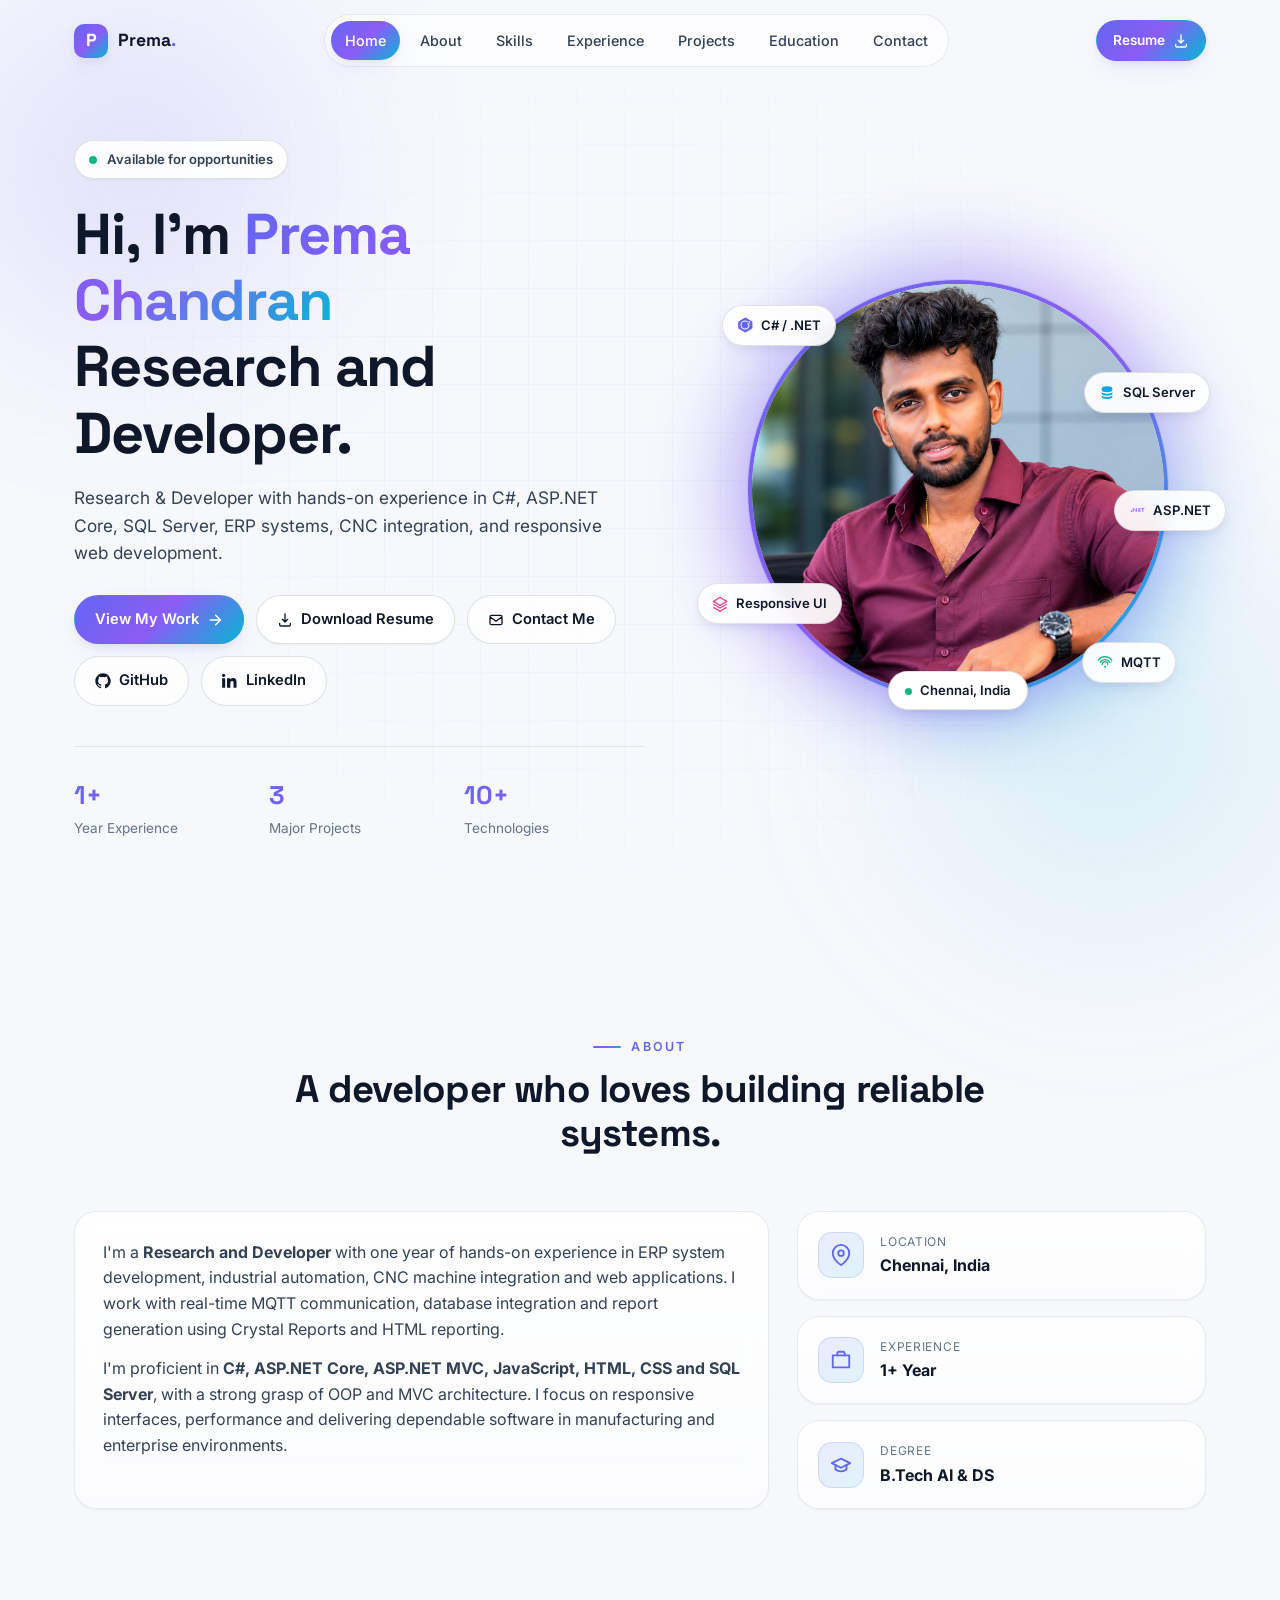
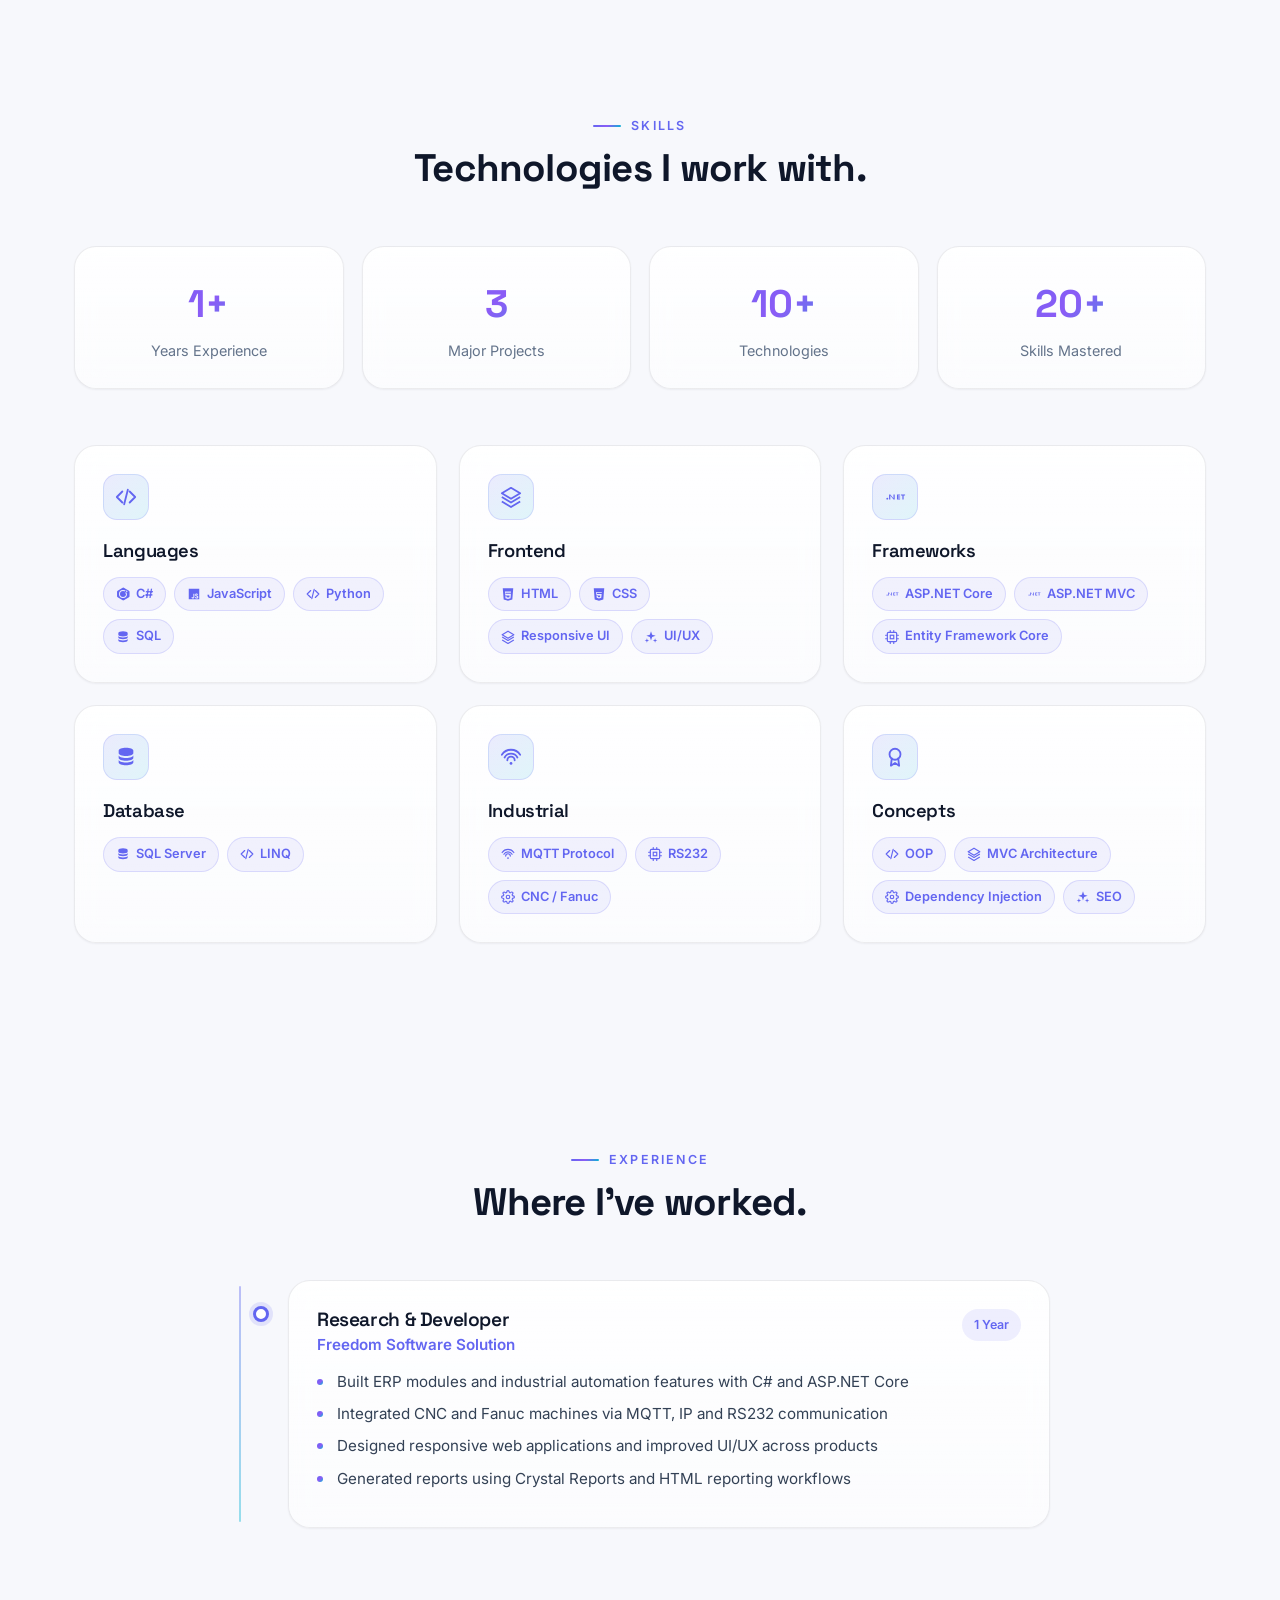
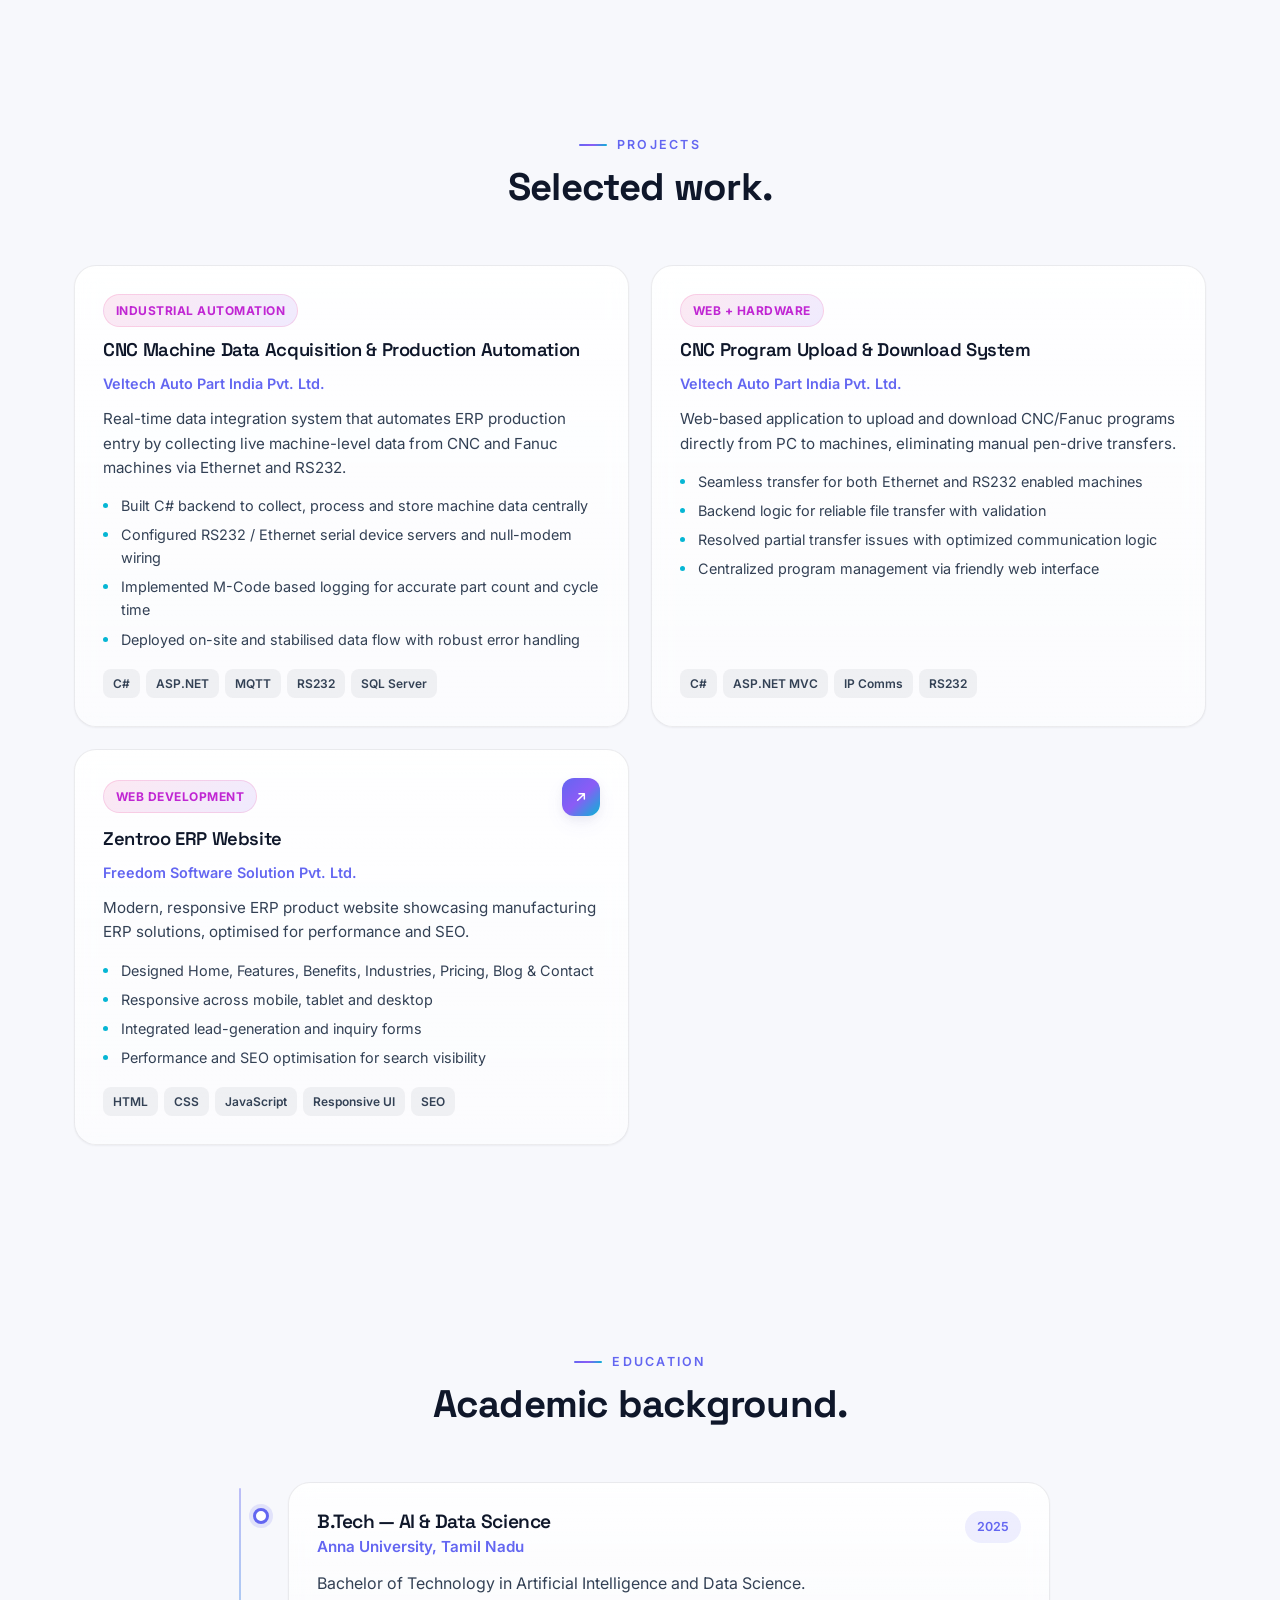
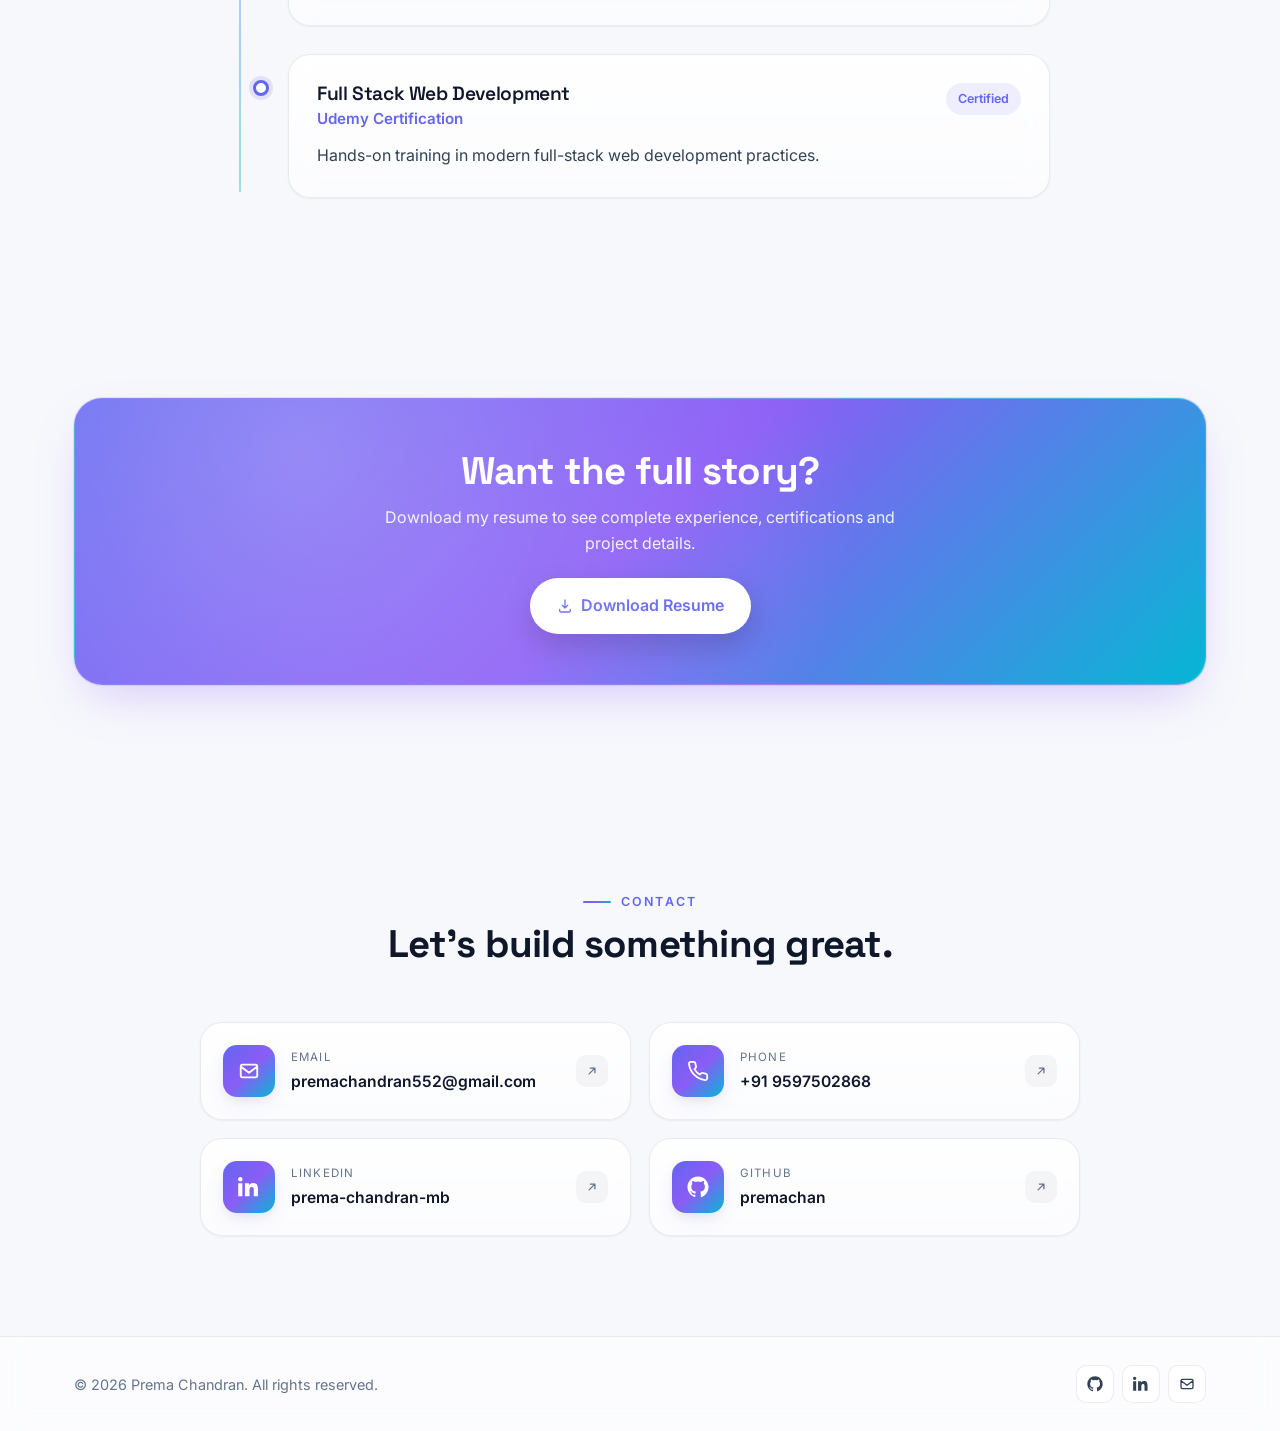
<file: index.html>
<!DOCTYPE html>
<html lang="en">
<head>
<meta charset="UTF-8" />
<meta name="viewport" content="width=device-width, initial-scale=1.0" />
<title>Prema Chandran Portfolio | Research and Developer | C# ASP.NET Core</title>
<meta name="description" content="Official portfolio of Prema Chandran MB, a Research & Developer and Research and Developer skilled in C#, ASP.NET Core, SQL Server, ERP systems, CNC integration, and responsive web development." />
<meta name="keywords" content="Prema Chandran, Premachandran MB, Prema Chandran Portfolio, Research and Developer, C# Developer, ASP.NET Core Developer, SQL Server Developer, ERP Developer, CNC Integration, Chennai Developer, Mumbai .NET Developer, Thane .NET Developer" />
<meta name="author" content="Prema Chandran MB" />
<meta name="robots" content="index, follow, max-image-preview:large, max-snippet:-1, max-video-preview:-1" />
<meta name="googlebot" content="index, follow" />
<meta name="bingbot" content="index, follow" />
<meta name="theme-color" content="#6366f1" />
<meta name="application-name" content="Prema Chandran Portfolio" />
<meta name="apple-mobile-web-app-title" content="Prema Chandran" />
<meta name="format-detection" content="telephone=yes" />
<link rel="canonical" href="https://premachan.github.io/prema-chandran-portfolio/" />
<link rel="alternate" href="https://premachan.github.io/prema-chandran-portfolio/" hreflang="en-in" />
<link rel="alternate" href="https://premachan.github.io/prema-chandran-portfolio/" hreflang="x-default" />

<!-- Open Graph -->
<meta property="og:locale" content="en_IN" />
<meta property="og:type" content="profile" />
<meta property="og:site_name" content="Prema Chandran Portfolio" />
<meta property="og:title" content="Prema Chandran Portfolio | Research and Developer" />
<meta property="og:description" content="Research & Developer skilled in C#, ASP.NET Core, SQL Server, ERP systems, CNC integration, and responsive web development." />
<meta property="og:url" content="https://premachan.github.io/prema-chandran-portfolio/" />
<meta property="og:image" content="https://premachan.github.io/prema-chandran-portfolio/assets/og-image.png" />
<meta property="og:image:width" content="1200" />
<meta property="og:image:height" content="630" />
<meta property="og:image:alt" content="Prema Chandran MB portfolio preview card" />

<!-- Twitter -->
<meta name="twitter:card" content="summary_large_image" />
<meta name="twitter:title" content="Prema Chandran Portfolio | Research and Developer" />
<meta name="twitter:description" content="C#, ASP.NET Core, SQL Server, ERP, CNC Integration and Web Development portfolio." />
<meta name="twitter:image" content="https://premachan.github.io/prema-chandran-portfolio/assets/og-image.png" />
<meta name="twitter:image:alt" content="Prema Chandran MB portfolio preview card" />

<!-- Favicons and PWA -->
<link rel="icon" type="image/svg+xml" href="assets/favicon.svg" />
<link rel="icon" type="image/png" sizes="32x32" href="assets/favicon-32.png" />
<link rel="icon" type="image/png" sizes="16x16" href="assets/favicon-16.png" />
<link rel="apple-touch-icon" sizes="180x180" href="assets/apple-touch-icon.png" />
<link rel="manifest" href="manifest.json" />
<meta name="msapplication-config" content="browserconfig.xml" />
<meta name="msapplication-TileColor" content="#6366f1" />

<!-- Performance hints -->
<link rel="preconnect" href="https://fonts.googleapis.com" />
<link rel="preconnect" href="https://fonts.gstatic.com" crossorigin />
<link rel="dns-prefetch" href="https://www.linkedin.com" />
<link rel="dns-prefetch" href="https://github.com" />
<link rel="preload" href="styles.css" as="style" />
<link rel="stylesheet" href="https://fonts.googleapis.com/css2?family=Inter:wght@400;500;600;700&family=Space+Grotesk:wght@500;600;700&display=swap" />
<link rel="stylesheet" href="styles.css" />

<script type="application/ld+json">
{
  "@context": "https://schema.org",
  "@graph": [
    {
      "@type": "Person",
      "@id": "https://premachan.github.io/prema-chandran-portfolio/#person",
      "name": "Prema Chandran MB",
      "alternateName": ["Prema Chandran", "Premachandran MB"],
      "url": "https://premachan.github.io/prema-chandran-portfolio/",
      "image": "https://premachan.github.io/prema-chandran-portfolio/assets/og-image.png",
      "jobTitle": "Research & Developer",
      "description": "Research & Developer and Research and Developer skilled in C#, ASP.NET Core, SQL Server, ERP systems, CNC integration and responsive web development.",
      "email": "mailto:premachandran552@gmail.com",
      "telephone": "+91 9597502868",
      "address": {
        "@type": "PostalAddress",
        "addressLocality": "Chennai",
        "addressRegion": "Tamil Nadu",
        "addressCountry": "IN"
      },
      "alumniOf": {
        "@type": "CollegeOrUniversity",
        "name": "Anna University"
      },
      "knowsAbout": ["C#", "ASP.NET Core", "SQL Server", "Entity Framework Core", "LINQ", "ERP Systems", "CNC Integration", "HTML", "CSS", "JavaScript"],
      "sameAs": [
        "https://www.linkedin.com/in/prema-chandran-mb-9a1470250/",
        "https://github.com/premachan"
      ]
    },
    {
      "@type": "WebSite",
      "@id": "https://premachan.github.io/prema-chandran-portfolio/#website",
      "url": "https://premachan.github.io/prema-chandran-portfolio/",
      "name": "Prema Chandran Portfolio",
      "description": "Portfolio website of Prema Chandran MB.",
      "publisher": { "@id": "https://premachan.github.io/prema-chandran-portfolio/#person" },
      "inLanguage": "en-IN"
    },
    {
      "@type": "WebPage",
      "@id": "https://premachan.github.io/prema-chandran-portfolio/#webpage",
      "url": "https://premachan.github.io/prema-chandran-portfolio/",
      "name": "Prema Chandran Portfolio | Research and Developer",
      "isPartOf": { "@id": "https://premachan.github.io/prema-chandran-portfolio/#website" },
      "about": { "@id": "https://premachan.github.io/prema-chandran-portfolio/#person" },
      "primaryImageOfPage": "https://premachan.github.io/prema-chandran-portfolio/assets/og-image.png",
      "breadcrumb": { "@id": "https://premachan.github.io/prema-chandran-portfolio/#breadcrumb" },
      "inLanguage": "en-IN"
    },
    {
      "@type": "BreadcrumbList",
      "@id": "https://premachan.github.io/prema-chandran-portfolio/#breadcrumb",
      "itemListElement": [
        { "@type": "ListItem", "position": 1, "name": "Home", "item": "https://premachan.github.io/prema-chandran-portfolio/" }
      ]
    }
  ]
}
</script>

<!-- Reusable SVG icon sprite -->
<svg width="0" height="0" style="position:absolute" aria-hidden="true" focusable="false">
  <defs>
    <!-- C# -->
    <symbol id="i-csharp" viewBox="0 0 24 24"><path fill="currentColor" d="M11.5 1.2 2.8 6.3a2 2 0 0 0-1 1.75v7.9c0 .72.39 1.39 1 1.75l8.7 5.1c.62.36 1.38.36 2 0l8.7-5.1c.62-.36 1-1.03 1-1.75v-7.9c0-.72-.39-1.39-1-1.75L13.5 1.2a2 2 0 0 0-2 0Zm.5 4.05A6.75 6.75 0 1 1 5.25 12 6.76 6.76 0 0 1 12 5.25Zm0 1.6A5.15 5.15 0 1 0 17.15 12 5.15 5.15 0 0 0 12 6.85Zm6.4 1.95.5 1V11h-1v-1.2h-1V11h-1V9.8h-.7v-1h.7v-.8h-.7v-1h.7V5.95h1V7h1V5.95h1V7h.7v1h-.7V8.8Zm-2.5 1v-1h-1v1Z"/></symbol>
    <!-- .NET -->
    <symbol id="i-dotnet" viewBox="0 0 24 24"><path fill="currentColor" d="M3.6 14.85a1.05 1.05 0 1 1 0-2.1 1.05 1.05 0 0 1 0 2.1Zm3.3-.13H5.55V9.28h1.36l3.07 3.84c.13.17.27.4.4.65h.02a8 8 0 0 1-.05-1.1V9.28h1.32v5.44h-1.27L7.27 10.78a3.4 3.4 0 0 1-.39-.62h-.02c.03.31.04.66.04 1.06Zm10.6 0h-3.34V9.28h3.2v1.1H15.5v1.12h2.07v1.1H15.5v1.13h2.16Zm5.5-4.34H21.4v4.34h-1.35v-4.34H18.4v-1.1h4.6Z"/></symbol>
    <!-- SQL Server / Database -->
    <symbol id="i-database" viewBox="0 0 24 24"><path fill="currentColor" d="M12 2c-4.42 0-8 1.34-8 3v3c0 1.66 3.58 3 8 3s8-1.34 8-3V5c0-1.66-3.58-3-8-3Zm0 16c-4.42 0-8-1.34-8-3v3c0 1.66 3.58 3 8 3s8-1.34 8-3v-3c0 1.66-3.58 3-8 3Zm0-5c-4.42 0-8-1.34-8-3v3c0 1.66 3.58 3 8 3s8-1.34 8-3v-3c0 1.66-3.58 3-8 3Z"/></symbol>
    <!-- HTML -->
    <symbol id="i-html" viewBox="0 0 24 24"><path fill="currentColor" d="M3 2 4.6 21.4 12 23.5l7.4-2.1L21 2H3Zm14.1 5.6-.2 2.1H7.6l.2 2H17l-.7 7.5L12 20.4l-4.3-1.2-.3-3.4h2.1l.15 1.7 2.4.65 2.4-.65.25-2.85H7.4L6.7 7.6h10.4Z"/></symbol>
    <!-- CSS -->
    <symbol id="i-css" viewBox="0 0 24 24"><path fill="currentColor" d="M3 2 4.6 21.4 12 23.5l7.4-2.1L21 2H3Zm13.95 5.6-.2 2.1H8.45l.2 2.1H16.5l-.6 6.7L12 19.6l-3.9-1.1-.27-3h2.1l.13 1.5L12 17.5l1.95-.55.2-2.25H7.65L7.1 8.6H17l-.05-1Z"/></symbol>
    <!-- JavaScript -->
    <symbol id="i-js" viewBox="0 0 24 24"><path fill="currentColor" d="M3 3v18h18V3H3Zm9.6 14.13c0 1.74-1.02 2.54-2.5 2.54-1.34 0-2.12-.7-2.52-1.53l1.37-.83c.26.47.5.86 1.08.86.55 0 .9-.22.9-1.06v-5.7h1.67v5.72Zm3.96 2.54c-1.55 0-2.55-.74-3.04-1.7l1.37-.79c.36.59.83 1.02 1.66 1.02.7 0 1.15-.35 1.15-.83 0-.58-.46-.78-1.23-1.12l-.42-.18c-1.21-.51-2.02-1.16-2.02-2.53 0-1.27.97-2.23 2.48-2.23 1.08 0 1.85.37 2.4 1.36l-1.31.84c-.29-.52-.6-.72-1.09-.72-.49 0-.81.31-.81.72 0 .51.32.71 1.05 1.03l.42.18c1.42.61 2.24 1.24 2.24 2.65 0 1.51-1.18 2.34-2.85 2.34Z"/></symbol>
    <!-- GitHub -->
    <symbol id="i-github" viewBox="0 0 24 24"><path fill="currentColor" d="M12 .5C5.65.5.5 5.65.5 12c0 5.08 3.29 9.39 7.86 10.91.58.11.79-.25.79-.56v-2c-3.2.7-3.88-1.37-3.88-1.37-.52-1.33-1.28-1.69-1.28-1.69-1.05-.71.08-.7.08-.7 1.16.08 1.78 1.19 1.78 1.19 1.03 1.77 2.7 1.26 3.36.96.1-.75.4-1.26.73-1.55-2.55-.29-5.24-1.28-5.24-5.69 0-1.26.45-2.29 1.19-3.1-.12-.29-.52-1.46.11-3.05 0 0 .98-.31 3.2 1.18a11 11 0 0 1 5.83 0c2.22-1.49 3.2-1.18 3.2-1.18.63 1.59.23 2.76.11 3.05.74.81 1.19 1.84 1.19 3.1 0 4.42-2.7 5.39-5.27 5.68.41.36.78 1.06.78 2.14v3.17c0 .31.21.68.8.56C20.21 21.39 23.5 17.08 23.5 12 23.5 5.65 18.35.5 12 .5Z"/></symbol>
    <!-- LinkedIn -->
    <symbol id="i-linkedin" viewBox="0 0 24 24"><path fill="currentColor" d="M4.98 3.5C4.98 4.88 3.86 6 2.49 6S0 4.88 0 3.5 1.12 1 2.49 1s2.49 1.12 2.49 2.5ZM.22 8h4.54v14H.22V8Zm7.36 0h4.35v1.92h.06c.61-1.15 2.1-2.36 4.33-2.36 4.63 0 5.48 3.05 5.48 7.01V22h-4.54v-6.55c0-1.56-.03-3.57-2.18-3.57-2.18 0-2.52 1.7-2.52 3.46V22H7.58V8Z"/></symbol>
    <!-- Mail -->
    <symbol id="i-mail" viewBox="0 0 24 24"><path fill="none" stroke="currentColor" stroke-width="2" stroke-linecap="round" stroke-linejoin="round" d="M3 7a2 2 0 0 1 2-2h14a2 2 0 0 1 2 2v10a2 2 0 0 1-2 2H5a2 2 0 0 1-2-2V7Zm0 0 9 7 9-7"/></symbol>
    <!-- Phone -->
    <symbol id="i-phone" viewBox="0 0 24 24"><path fill="none" stroke="currentColor" stroke-width="2" stroke-linecap="round" stroke-linejoin="round" d="M22 16.92v3a2 2 0 0 1-2.18 2 19.79 19.79 0 0 1-8.63-3.07 19.5 19.5 0 0 1-6-6 19.79 19.79 0 0 1-3.07-8.67A2 2 0 0 1 4.11 2h3a2 2 0 0 1 2 1.72c.12.96.34 1.9.66 2.81a2 2 0 0 1-.45 2.11L8.09 9.91a16 16 0 0 0 6 6l1.27-1.27a2 2 0 0 1 2.11-.45c.91.32 1.85.54 2.81.66A2 2 0 0 1 22 16.92Z"/></symbol>
    <!-- Location -->
    <symbol id="i-pin" viewBox="0 0 24 24"><path fill="none" stroke="currentColor" stroke-width="2" stroke-linecap="round" stroke-linejoin="round" d="M21 10c0 7-9 13-9 13s-9-6-9-13a9 9 0 0 1 18 0Z"/><circle cx="12" cy="10" r="3" fill="none" stroke="currentColor" stroke-width="2"/></symbol>
    <!-- Briefcase -->
    <symbol id="i-briefcase" viewBox="0 0 24 24"><path fill="none" stroke="currentColor" stroke-width="2" stroke-linejoin="round" d="M3 7h18v13H3z"/><path fill="none" stroke="currentColor" stroke-width="2" stroke-linecap="round" d="M8 7V5a2 2 0 0 1 2-2h4a2 2 0 0 1 2 2v2"/></symbol>
    <!-- Graduation Cap -->
    <symbol id="i-grad" viewBox="0 0 24 24"><path fill="none" stroke="currentColor" stroke-width="2" stroke-linecap="round" stroke-linejoin="round" d="M22 10 12 5 2 10l10 5 10-5Z"/><path fill="none" stroke="currentColor" stroke-width="2" stroke-linecap="round" stroke-linejoin="round" d="M6 12v5c2 1.5 4 2 6 2s4-.5 6-2v-5"/></symbol>
    <!-- Award -->
    <symbol id="i-award" viewBox="0 0 24 24"><circle cx="12" cy="9" r="6" fill="none" stroke="currentColor" stroke-width="2"/><path fill="none" stroke="currentColor" stroke-width="2" stroke-linecap="round" stroke-linejoin="round" d="m8.5 13.5-1 8 4.5-3 4.5 3-1-8"/></symbol>
    <!-- Code brackets -->
    <symbol id="i-code" viewBox="0 0 24 24"><path fill="none" stroke="currentColor" stroke-width="2" stroke-linecap="round" stroke-linejoin="round" d="m8 6-6 6 6 6m8-12 6 6-6 6M14 4l-4 16"/></symbol>
    <!-- Cpu / Server -->
    <symbol id="i-cpu" viewBox="0 0 24 24"><rect x="4" y="4" width="16" height="16" rx="2" fill="none" stroke="currentColor" stroke-width="2"/><rect x="9" y="9" width="6" height="6" fill="none" stroke="currentColor" stroke-width="2"/><path stroke="currentColor" stroke-width="2" stroke-linecap="round" d="M9 1v3M15 1v3M9 20v3M15 20v3M1 9h3M1 15h3M20 9h3M20 15h3"/></symbol>
    <!-- Settings gear -->
    <symbol id="i-gear" viewBox="0 0 24 24"><circle cx="12" cy="12" r="3" fill="none" stroke="currentColor" stroke-width="2"/><path fill="none" stroke="currentColor" stroke-width="2" stroke-linejoin="round" d="M19.4 15a1.7 1.7 0 0 0 .3 1.8l.1.1a2 2 0 1 1-2.8 2.8l-.1-.1a1.7 1.7 0 0 0-1.8-.3 1.7 1.7 0 0 0-1 1.5V21a2 2 0 1 1-4 0v-.1a1.7 1.7 0 0 0-1.1-1.5 1.7 1.7 0 0 0-1.8.3l-.1.1a2 2 0 1 1-2.8-2.8l.1-.1a1.7 1.7 0 0 0 .3-1.8 1.7 1.7 0 0 0-1.5-1H3a2 2 0 1 1 0-4h.1A1.7 1.7 0 0 0 4.6 9a1.7 1.7 0 0 0-.3-1.8l-.1-.1a2 2 0 1 1 2.8-2.8l.1.1a1.7 1.7 0 0 0 1.8.3H9a1.7 1.7 0 0 0 1-1.5V3a2 2 0 1 1 4 0v.1a1.7 1.7 0 0 0 1 1.5 1.7 1.7 0 0 0 1.8-.3l.1-.1a2 2 0 1 1 2.8 2.8l-.1.1a1.7 1.7 0 0 0-.3 1.8V9a1.7 1.7 0 0 0 1.5 1H21a2 2 0 1 1 0 4h-.1a1.7 1.7 0 0 0-1.5 1Z"/></symbol>
    <!-- Layers (frontend) -->
    <symbol id="i-layers" viewBox="0 0 24 24"><path fill="none" stroke="currentColor" stroke-width="2" stroke-linejoin="round" d="m12 2 10 6-10 6L2 8l10-6Z"/><path fill="none" stroke="currentColor" stroke-width="2" stroke-linejoin="round" d="m2 17 10 6 10-6M2 12l10 6 10-6"/></symbol>
    <!-- Antenna / signal -->
    <symbol id="i-signal" viewBox="0 0 24 24"><path fill="none" stroke="currentColor" stroke-width="2" stroke-linecap="round" d="M5 12.5a8 8 0 0 1 14 0M2 9.5a12 12 0 0 1 20 0M8 15.5a4 4 0 0 1 8 0"/><circle cx="12" cy="19" r="1.5" fill="currentColor"/></symbol>
    <!-- Sparkles -->
    <symbol id="i-sparkles" viewBox="0 0 24 24"><path fill="currentColor" d="M12 2 14 8l6 2-6 2-2 6-2-6-6-2 6-2 2-6Zm7 12 1 3 3 1-3 1-1 3-1-3-3-1 3-1 1-3ZM5 14l1 3 3 1-3 1-1 3-1-3-3-1 3-1 1-3Z"/></symbol>
    <!-- User -->
    <symbol id="i-user" viewBox="0 0 24 24"><circle cx="12" cy="8" r="4" fill="none" stroke="currentColor" stroke-width="2"/><path fill="none" stroke="currentColor" stroke-width="2" stroke-linecap="round" d="M4 21a8 8 0 0 1 16 0"/></symbol>
    <!-- Arrow up-right -->
    <symbol id="i-arrow-ur" viewBox="0 0 24 24"><path fill="none" stroke="currentColor" stroke-width="2.2" stroke-linecap="round" stroke-linejoin="round" d="M7 17 17 7M9 7h8v8"/></symbol>
    <!-- Arrow right -->
    <symbol id="i-arrow-r" viewBox="0 0 24 24"><path fill="none" stroke="currentColor" stroke-width="2.2" stroke-linecap="round" stroke-linejoin="round" d="M5 12h14m-6-7 7 7-7 7"/></symbol>
    <!-- Download -->
    <symbol id="i-download" viewBox="0 0 24 24"><path fill="none" stroke="currentColor" stroke-width="2" stroke-linecap="round" stroke-linejoin="round" d="M12 3v12m0 0 4-4m-4 4-4-4M4 17v2a2 2 0 0 0 2 2h12a2 2 0 0 0 2-2v-2"/></symbol>
    <!-- Rocket -->
    <symbol id="i-rocket" viewBox="0 0 24 24"><path fill="none" stroke="currentColor" stroke-width="2" stroke-linecap="round" stroke-linejoin="round" d="M5 19c0-3 2-5 5-5l5 5c0 3-2 5-5 5-3 0-5-2-5-5Z"/><path fill="none" stroke="currentColor" stroke-width="2" stroke-linejoin="round" d="M14 5c4-2 7-2 7-2s0 3-2 7l-5 5-5-5 5-5Z"/><circle cx="15" cy="9" r="1.5" fill="currentColor"/></symbol>
  </defs>
</svg>
</head>
<body>
<a class="skip-link" href="#main-content">Skip to main content</a>

<!-- NAVBAR -->
<header id="navbar" class="navbar">
  <div class="container nav-inner">
    <a href="#home" class="brand">
      <span class="brand-mark">P</span>
      <span class="brand-name">Prema<span class="dot">.</span></span>
    </a>
    <nav class="nav-links" id="navLinks" aria-label="Primary">
      <a href="#home" class="nav-link active">Home</a>
      <a href="#about" class="nav-link">About</a>
      <a href="#skills" class="nav-link">Skills</a>
      <a href="#experience" class="nav-link">Experience</a>
      <a href="#projects" class="nav-link">Projects</a>
      <a href="#education" class="nav-link">Education</a>
      <a href="#contact" class="nav-link">Contact</a>
    </nav>
    <div class="nav-actions">
      <a href="assets/resume.pdf" download class="btn btn-primary btn-sm hide-mobile">
        Resume <svg><use href="#i-download"/></svg>
      </a>
      <button id="menuBtn" class="menu-btn" aria-label="Toggle navigation menu" aria-controls="navLinks" aria-expanded="false">
        <span></span><span></span><span></span>
      </button>
    </div>
  </div>
</header>

<main id="main-content">
<!-- HERO -->
<section id="home" class="hero">
  <div class="grid-bg"></div>
  <div class="container hero-grid">
    <div class="hero-left reveal">
      <div class="chip">
        <span class="pulse-dot"></span> Available for opportunities
      </div>
      <h1 class="hero-title">
        Hi, I'm <span class="gradient-text">Prema Chandran</span><br />
        Research and Developer.
      </h1>
      <p class="hero-sub">
        Research &amp; Developer with hands-on experience in C#, ASP.NET Core, SQL Server, ERP systems, CNC integration, and responsive web development.
      </p>
      <div class="hero-actions">
        <a href="#projects" class="btn btn-primary">View My Work <svg><use href="#i-arrow-r"/></svg></a>
        <a href="assets/resume.pdf" download class="btn btn-glass-strong"><svg><use href="#i-download"/></svg> Download Resume</a>
        <a href="#contact" class="btn btn-glass"><svg><use href="#i-mail"/></svg> Contact Me</a>
        <a href="https://github.com/premachan" target="_blank" rel="noopener" class="btn btn-glass btn-icon" aria-label="GitHub">
          <svg><use href="#i-github"/></svg> GitHub
        </a>
        <a href="https://www.linkedin.com/in/prema-chandran-mb-9a1470250/" target="_blank" rel="noopener" class="btn btn-glass btn-icon" aria-label="LinkedIn">
          <svg><use href="#i-linkedin"/></svg> LinkedIn
        </a>
      </div>
      <div class="hero-stats">
        <div><strong>1+</strong><span>Year Experience</span></div>
        <div><strong>3</strong><span>Major Projects</span></div>
        <div><strong>10+</strong><span>Technologies</span></div>
      </div>
    </div>

    <div class="hero-right reveal">
      <div class="photo-wrap">
        <span class="float-badge fb-1 float-slow"><svg style="color:#6366f1"><use href="#i-csharp"/></svg> C# / .NET</span>
        <span class="float-badge fb-2 float-med"><svg style="color:#0ea5e9"><use href="#i-database"/></svg> SQL Server</span>
        <span class="float-badge fb-3 float-fast"><svg style="color:#ec4899"><use href="#i-layers"/></svg> Responsive UI</span>
        <span class="float-badge fb-4 float-med"><svg style="color:#10b981"><use href="#i-signal"/></svg> MQTT</span>
        <span class="float-badge fb-5 float-slow"><svg style="color:#8b5cf6"><use href="#i-dotnet"/></svg> ASP.NET</span>

        <div class="photo-glow"></div>
        <div class="photo-frame">
          <div class="photo-inner">
            <img src="assets/profile.png" alt="Prema Chandran" class="profile-photo">
          </div>
        </div>
        <span class="location-badge">Chennai, India</span>
      </div>
    </div>
  </div>
</section>

<!-- ABOUT -->
<section id="about" class="section">
  <div class="container">
    <div class="section-head reveal">
      <span class="eyebrow"><span class="dash"></span> About</span>
      <h2>A developer who loves building reliable systems.</h2>
    </div>
    <div class="about-grid">
      <div class="card about-text reveal">
        <p>
          I'm a <strong>Research and Developer</strong> with one year of hands-on experience in ERP system development, industrial automation, CNC machine integration and web applications. I work with real-time MQTT communication, database integration and report generation using Crystal Reports and HTML reporting.
        </p>
        <p>
          I'm proficient in <strong>C#, ASP.NET Core, ASP.NET MVC, JavaScript, HTML, CSS and SQL Server</strong>, with a strong grasp of OOP and MVC architecture. I focus on responsive interfaces, performance and delivering dependable software in manufacturing and enterprise environments.
        </p>
      </div>
      <div class="about-side">
        <div class="card info-card reveal">
          <div class="ic-icon"><svg><use href="#i-pin"/></svg></div>
          <div><small>Location</small><b>Chennai, India</b></div>
        </div>
        <div class="card info-card reveal">
          <div class="ic-icon"><svg><use href="#i-briefcase"/></svg></div>
          <div><small>Experience</small><b>1+ Year</b></div>
        </div>
        <div class="card info-card reveal">
          <div class="ic-icon"><svg><use href="#i-grad"/></svg></div>
          <div><small>Degree</small><b>B.Tech AI &amp; DS</b></div>
        </div>
      </div>
    </div>
  </div>
</section>

<!-- SKILLS -->
<section id="skills" class="section">
  <div class="container">
    <div class="section-head reveal">
      <span class="eyebrow"><span class="dash"></span> Skills</span>
      <h2>Technologies I work with.</h2>
    </div>

    <!-- Animated counters -->
    <div class="counters">
      <div class="card counter-card reveal">
        <div class="counter-num" data-count="1" data-suffix="+">0</div>
        <div class="counter-label">Years Experience</div>
      </div>
      <div class="card counter-card reveal">
        <div class="counter-num" data-count="3">0</div>
        <div class="counter-label">Major Projects</div>
      </div>
      <div class="card counter-card reveal">
        <div class="counter-num" data-count="10" data-suffix="+">0</div>
        <div class="counter-label">Technologies</div>
      </div>
      <div class="card counter-card reveal">
        <div class="counter-num" data-count="20" data-suffix="+">0</div>
        <div class="counter-label">Skills Mastered</div>
      </div>
    </div>

    <div class="skills-grid" id="skillsGrid"></div>
  </div>
</section>

<!-- EXPERIENCE -->
<section id="experience" class="section">
  <div class="container">
    <div class="section-head reveal">
      <span class="eyebrow"><span class="dash"></span> Experience</span>
      <h2>Where I've worked.</h2>
    </div>
    <div class="timeline">
      <div class="tl-line"></div>
      <div class="tl-item reveal">
        <div class="tl-dot"></div>
        <div class="card tl-card">
          <div class="tl-header">
            <div>
              <h3>Research &amp; Developer</h3>
              <p class="tl-org">Freedom Software Solution</p>
            </div>
            <span class="badge">1 Year</span>
          </div>
          <ul class="tl-list">
            <li>Built ERP modules and industrial automation features with C# and ASP.NET Core</li>
            <li>Integrated CNC and Fanuc machines via MQTT, IP and RS232 communication</li>
            <li>Designed responsive web applications and improved UI/UX across products</li>
            <li>Generated reports using Crystal Reports and HTML reporting workflows</li>
          </ul>
        </div>
      </div>
    </div>
  </div>
</section>

<!-- PROJECTS -->
<section id="projects" class="section">
  <div class="container">
    <div class="section-head reveal">
      <span class="eyebrow"><span class="dash"></span> Projects</span>
      <h2>Selected work.</h2>
    </div>
    <div class="projects-grid" id="projectsGrid"></div>
  </div>
</section>

<!-- EDUCATION -->
<section id="education" class="section">
  <div class="container">
    <div class="section-head reveal">
      <span class="eyebrow"><span class="dash"></span> Education</span>
      <h2>Academic background.</h2>
    </div>
    <div class="timeline">
      <div class="tl-line"></div>
      <div class="tl-item reveal">
        <div class="tl-dot"></div>
        <div class="card tl-card">
          <div class="tl-header">
            <div>
              <h3>B.Tech — AI &amp; Data Science</h3>
              <p class="tl-org">Anna University, Tamil Nadu</p>
            </div>
            <span class="badge">2025</span>
          </div>
          <p style="color:var(--text-2)">Bachelor of Technology in Artificial Intelligence and Data Science.</p>
        </div>
      </div>
      <div class="tl-item reveal">
        <div class="tl-dot"></div>
        <div class="card tl-card">
          <div class="tl-header">
            <div>
              <h3>Full Stack Web Development</h3>
              <p class="tl-org">Udemy Certification</p>
            </div>
            <span class="badge">Certified</span>
          </div>
          <p style="color:var(--text-2)">Hands-on training in modern full-stack web development practices.</p>
        </div>
      </div>
    </div>
  </div>
</section>

<!-- RESUME CTA -->
<section class="section">
  <div class="container">
    <div class="cta-card reveal">
      <h2>Want the full story?</h2>
      <p>Download my resume to see complete experience, certifications and project details.</p>
      <a href="assets/resume.pdf" download class="btn btn-lg"><svg><use href="#i-download"/></svg> Download Resume</a>
    </div>
  </div>
</section>

<!-- CONTACT -->
<section id="contact" class="section">
  <div class="container">
    <div class="section-head reveal">
      <span class="eyebrow"><span class="dash"></span> Contact</span>
      <h2>Let's build something great.</h2>
    </div>
    <div class="contact-grid">
      <a href="mailto:premachandran552@gmail.com" class="card contact-card reveal">
        <div class="cc-icon"><svg><use href="#i-mail"/></svg></div>
        <div><small>EMAIL</small><b>premachandran552@gmail.com</b></div>
        <span class="cc-arrow"><svg><use href="#i-arrow-ur"/></svg></span>
      </a>
      <a href="tel:+919597502868" class="card contact-card reveal">
        <div class="cc-icon"><svg><use href="#i-phone"/></svg></div>
        <div><small>PHONE</small><b>+91 9597502868</b></div>
        <span class="cc-arrow"><svg><use href="#i-arrow-ur"/></svg></span>
      </a>
      <a href="https://www.linkedin.com/in/prema-chandran-mb-9a1470250/" target="_blank" rel="noopener" class="card contact-card reveal">
        <div class="cc-icon"><svg><use href="#i-linkedin"/></svg></div>
        <div><small>LINKEDIN</small><b>prema-chandran-mb</b></div>
        <span class="cc-arrow"><svg><use href="#i-arrow-ur"/></svg></span>
      </a>
      <a href="https://github.com/premachan" target="_blank" rel="noopener" class="card contact-card reveal">
        <div class="cc-icon"><svg><use href="#i-github"/></svg></div>
        <div><small>GITHUB</small><b>premachan</b></div>
        <span class="cc-arrow"><svg><use href="#i-arrow-ur"/></svg></span>
      </a>
    </div>
  </div>
</section>

</main>

<!-- FOOTER -->
<footer class="footer">
  <div class="container footer-inner">
    <p>© <span id="year"></span> Prema Chandran. All rights reserved.</p>
    <div class="footer-social">
      <a href="https://github.com/premachan" target="_blank" rel="noopener" aria-label="GitHub"><svg><use href="#i-github"/></svg></a>
      <a href="https://www.linkedin.com/in/prema-chandran-mb-9a1470250/" target="_blank" rel="noopener" aria-label="LinkedIn"><svg><use href="#i-linkedin"/></svg></a>
      <a href="mailto:premachandran552@gmail.com" aria-label="Email"><svg><use href="#i-mail"/></svg></a>
    </div>
  </div>
</footer>

<script src="script.js" defer></script>
</body>
</html>
</file>
<file: styles.css>
/* =========================================================
   Prema Chandran — Portfolio (Premium Light Redesign)
   ========================================================= */

* { box-sizing: border-box; margin: 0; padding: 0; }

:root {
  /* Palette — clean light with indigo/violet/cyan accents */
  --bg: #f7f8fc;
  --bg-soft: #ffffff;
  --surface: rgba(255, 255, 255, 0.72);
  --surface-strong: rgba(255, 255, 255, 0.92);
  --border: rgba(15, 23, 42, 0.08);
  --border-strong: rgba(15, 23, 42, 0.12);
  --text: #0f172a;
  --text-2: #334155;
  --muted: #64748b;
  --muted-2: #94a3b8;

  --primary: #6366f1;       /* indigo-500 */
  --primary-2: #8b5cf6;     /* violet-500 */
  --accent: #06b6d4;        /* cyan-500 */
  --accent-2: #0ea5e9;
  --pink: #ec4899;
  --emerald: #10b981;
  --amber: #f59e0b;

  --grad-primary: linear-gradient(135deg, #6366f1 0%, #8b5cf6 50%, #06b6d4 100%);
  --grad-soft: linear-gradient(180deg, #f5f7ff 0%, #ffffff 60%, #f7fbff 100%);
  --grad-text: linear-gradient(135deg, #6366f1, #8b5cf6 50%, #06b6d4);
  --grad-card: linear-gradient(180deg, rgba(255,255,255,0.9), rgba(255,255,255,0.55));

  --shadow-sm: 0 1px 2px rgba(15, 23, 42, 0.05);
  --shadow-md: 0 8px 24px -8px rgba(99, 102, 241, 0.18), 0 4px 10px rgba(15, 23, 42, 0.05);
  --shadow-lg: 0 24px 60px -20px rgba(99, 102, 241, 0.28), 0 8px 24px rgba(15, 23, 42, 0.06);
  --shadow-glow: 0 0 0 1px rgba(99, 102, 241, 0.15), 0 20px 50px -16px rgba(139, 92, 246, 0.35);

  --radius: 16px;
  --radius-lg: 22px;
  --radius-xl: 28px;
  --radius-pill: 999px;

  --container: 1180px;

  --font-display: 'Space Grotesk', 'Inter', system-ui, sans-serif;
  --font-body: 'Inter', system-ui, -apple-system, Segoe UI, Roboto, sans-serif;
}

html { scroll-behavior: smooth; }
body {
  font-family: var(--font-body);
  background: var(--bg);
  color: var(--text);
  line-height: 1.6;
  -webkit-font-smoothing: antialiased;
  overflow-x: hidden;
  position: relative;
}

/* Decorative page background */
body::before,
body::after {
  content: "";
  position: fixed;
  z-index: -1;
  pointer-events: none;
  filter: blur(80px);
  opacity: 0.55;
}
body::before {
  top: -10%; left: -10%;
  width: 520px; height: 520px;
  background: radial-gradient(circle, rgba(99,102,241,0.35), transparent 70%);
}
body::after {
  bottom: -15%; right: -10%;
  width: 600px; height: 600px;
  background: radial-gradient(circle, rgba(6,182,212,0.28), transparent 70%);
}

img { max-width: 100%; display: block; }
a { color: inherit; text-decoration: none; }
ul { list-style: none; }
button { font: inherit; cursor: pointer; border: 0; background: none; color: inherit; }

.container { width: 100%; max-width: var(--container); margin-inline: auto; padding-inline: 24px; }

.skip-link {
  position: absolute; left: -9999px; top: 0;
  background: var(--primary); color: #fff; padding: 10px 14px; border-radius: 8px; z-index: 1000;
}
.skip-link:focus { left: 16px; top: 16px; }

/* =========================================================
   Typography
   ========================================================= */
h1, h2, h3, h4 { font-family: var(--font-display); color: var(--text); letter-spacing: -0.02em; line-height: 1.15; }
h1 { font-size: clamp(2.2rem, 4.6vw, 3.6rem); font-weight: 700; }
h2 { font-size: clamp(1.7rem, 3vw, 2.4rem); font-weight: 700; }
h3 { font-size: 1.15rem; font-weight: 600; }
p { color: var(--text-2); }

.gradient-text {
  background: var(--grad-text);
  -webkit-background-clip: text;
  background-clip: text;
  color: transparent;
}

/* =========================================================
   Navbar
   ========================================================= */
.navbar {
  position: fixed; top: 0; left: 0; right: 0; z-index: 100;
  padding: 14px 0;
  transition: all .3s ease;
}
.navbar.scrolled {
  padding: 10px 0;
  background: rgba(255, 255, 255, 0.75);
  backdrop-filter: saturate(180%) blur(18px);
  border-bottom: 1px solid var(--border);
  box-shadow: 0 6px 24px -16px rgba(15,23,42,0.18);
}
.nav-inner { display: flex; align-items: center; justify-content: space-between; gap: 16px; }

.brand { display: inline-flex; align-items: center; gap: 10px; font-family: var(--font-display); font-weight: 700; font-size: 1.1rem; }
.brand-mark {
  display: inline-grid; place-items: center;
  width: 34px; height: 34px; border-radius: 10px;
  color: #fff; background: var(--grad-primary);
  box-shadow: var(--shadow-md);
  font-weight: 700;
}
.brand-name .dot { color: var(--primary); }

.nav-links {
  display: flex; align-items: center; gap: 6px;
  padding: 6px;
  background: rgba(255,255,255,0.6);
  border: 1px solid var(--border);
  border-radius: var(--radius-pill);
  backdrop-filter: blur(12px);
}
.nav-link {
  position: relative;
  padding: 8px 14px; border-radius: var(--radius-pill);
  font-size: 0.9rem; font-weight: 500; color: var(--text-2);
  transition: color .2s ease, background .2s ease;
}
.nav-link:hover { color: var(--text); }
.nav-link.active { color: #fff; background: var(--grad-primary); box-shadow: var(--shadow-md); }

.nav-actions { display: flex; align-items: center; gap: 10px; }

.menu-btn {
  display: none;
  width: 42px; height: 42px; border-radius: 12px;
  background: var(--surface-strong); border: 1px solid var(--border);
  position: relative;
}
.menu-btn span {
  position: absolute; left: 11px; right: 11px; height: 2px; border-radius: 2px;
  background: var(--text); transition: transform .25s ease, opacity .2s ease, top .25s ease;
}
.menu-btn span:nth-child(1) { top: 14px; }
.menu-btn span:nth-child(2) { top: 20px; }
.menu-btn span:nth-child(3) { top: 26px; }
.menu-btn.open span:nth-child(1) { top: 20px; transform: rotate(45deg); }
.menu-btn.open span:nth-child(2) { opacity: 0; }
.menu-btn.open span:nth-child(3) { top: 20px; transform: rotate(-45deg); }

/* =========================================================
   Buttons
   ========================================================= */
.btn {
  display: inline-flex; align-items: center; gap: 8px;
  padding: 12px 20px; border-radius: var(--radius-pill);
  font-weight: 600; font-size: 0.92rem;
  border: 1px solid transparent;
  transition: transform .2s ease, box-shadow .25s ease, background .2s ease, color .2s ease;
  white-space: nowrap;
}
.btn svg { width: 16px; height: 16px; }
.btn-sm { padding: 9px 16px; font-size: 0.85rem; }
.btn-lg { padding: 14px 26px; font-size: 1rem; }

.btn-primary {
  color: #fff; background: var(--grad-primary);
  box-shadow: var(--shadow-md);
}
.btn-primary:hover { transform: translateY(-2px); box-shadow: var(--shadow-lg); }

.btn-glass {
  color: var(--text);
  background: var(--surface);
  border-color: var(--border-strong);
  backdrop-filter: blur(8px);
}
.btn-glass:hover { background: #fff; transform: translateY(-2px); box-shadow: var(--shadow-md); }

.btn-glass-strong {
  color: var(--text);
  background: #fff;
  border-color: var(--border-strong);
  box-shadow: var(--shadow-sm);
}
.btn-glass-strong:hover { transform: translateY(-2px); box-shadow: var(--shadow-md); }

.btn-icon svg { width: 16px; height: 16px; }

/* =========================================================
   Sections common
   ========================================================= */
.section { padding: 100px 0; position: relative; }
.section-head { text-align: center; max-width: 720px; margin: 0 auto 56px; }
.section-head h2 { margin-top: 10px; }
.eyebrow {
  display: inline-flex; align-items: center; gap: 10px;
  font-size: 0.78rem; font-weight: 600; text-transform: uppercase; letter-spacing: 0.18em;
  color: var(--primary);
}
.eyebrow .dash { width: 28px; height: 2px; border-radius: 2px; background: var(--grad-primary); }

/* Glass card base */
.card {
  background: var(--grad-card);
  border: 1px solid var(--border);
  border-radius: var(--radius-lg);
  padding: 28px;
  backdrop-filter: blur(14px);
  box-shadow: var(--shadow-sm);
  transition: transform .3s ease, box-shadow .3s ease, border-color .3s ease;
}
.card:hover {
  transform: translateY(-4px);
  box-shadow: var(--shadow-lg);
  border-color: rgba(99,102,241,0.25);
}

/* Icon chip used across the site */
.ic-icon {
  width: 46px; height: 46px; border-radius: 14px;
  display: grid; place-items: center;
  background: linear-gradient(135deg, rgba(99,102,241,0.12), rgba(6,182,212,0.12));
  border: 1px solid rgba(99,102,241,0.18);
  color: var(--primary);
}
.ic-icon svg { width: 22px; height: 22px; }
.ic-icon.big { width: 56px; height: 56px; border-radius: 16px; }
.ic-icon.big svg { width: 28px; height: 28px; }

/* =========================================================
   Hero
   ========================================================= */
.hero { position: relative; padding: 140px 0 90px; overflow: hidden; }
.grid-bg {
  position: absolute; inset: 0; pointer-events: none; opacity: 0.5;
  background-image:
    linear-gradient(to right, rgba(99,102,241,0.08) 1px, transparent 1px),
    linear-gradient(to bottom, rgba(99,102,241,0.08) 1px, transparent 1px);
  background-size: 48px 48px;
  -webkit-mask-image: radial-gradient(ellipse at center, #000 30%, transparent 75%);
          mask-image: radial-gradient(ellipse at center, #000 30%, transparent 75%);
}
.hero-grid {
  display: grid; grid-template-columns: 1.15fr 1fr; gap: 64px; align-items: center;
  position: relative; z-index: 1;
}

.chip {
  display: inline-flex; align-items: center; gap: 10px;
  padding: 8px 14px; border-radius: var(--radius-pill);
  background: var(--surface-strong); border: 1px solid var(--border-strong);
  font-size: 0.82rem; font-weight: 600; color: var(--text-2);
  box-shadow: var(--shadow-sm);
}
.pulse-dot {
  width: 8px; height: 8px; border-radius: 50%;
  background: var(--emerald);
  box-shadow: 0 0 0 0 rgba(16,185,129,0.6);
  animation: pulse 1.8s infinite;
}
@keyframes pulse {
  0% { box-shadow: 0 0 0 0 rgba(16,185,129,0.6); }
  70% { box-shadow: 0 0 0 12px rgba(16,185,129,0); }
  100% { box-shadow: 0 0 0 0 rgba(16,185,129,0); }
}

.hero-title { margin: 22px 0 18px; }
.hero-sub { font-size: 1.08rem; color: var(--text-2); max-width: 560px; }

.hero-actions { display: flex; flex-wrap: wrap; gap: 12px; margin-top: 28px; }

.hero-stats {
  display: grid; grid-template-columns: repeat(3, 1fr); gap: 14px;
  margin-top: 40px; padding-top: 28px;
  border-top: 1px solid var(--border);
}
.hero-stats > div { display: flex; flex-direction: column; gap: 2px; }
.hero-stats strong {
  font-family: var(--font-display); font-size: 1.6rem;
  background: var(--grad-text); -webkit-background-clip: text; background-clip: text; color: transparent;
}
.hero-stats span { font-size: 0.85rem; color: var(--muted); }

/* Right side: photo + floating badges */
.hero-right { display: flex; justify-content: center; }
.photo-wrap {
  position: relative;
  width: min(420px, 100%);
  aspect-ratio: 1 / 1;
}
.photo-glow {
  position: absolute; inset: -20px; border-radius: 50%;
  background: var(--grad-primary); filter: blur(40px); opacity: 0.45;
  animation: spinSlow 18s linear infinite;
}
@keyframes spinSlow { to { transform: rotate(360deg); } }

.photo-frame {
  position: absolute; inset: 0;
  border-radius: 50%;
  padding: 4px;
  background: var(--grad-primary);
  box-shadow: var(--shadow-glow);
}
.photo-inner {
  width: 100%; height: 100%;
  border-radius: 50%;
  background: #fff;
  display: grid; place-items: center;
  overflow: hidden;
}
.photo-placeholder { text-align: center; color: var(--muted); }
.photo-placeholder .ph-icon {
  width: 72px; height: 72px; margin: 0 auto 12px;
  border-radius: 50%;
  display: grid; place-items: center;
  background: linear-gradient(135deg, rgba(99,102,241,0.15), rgba(6,182,212,0.15));
  color: var(--primary);
}
.photo-placeholder .ph-icon svg { width: 36px; height: 36px; }
.photo-placeholder p { color: var(--text); font-weight: 600; margin-top: 4px; }
.photo-placeholder small { color: var(--muted); }

.float-badge {
  position: absolute; z-index: 2;
  display: inline-flex; align-items: center; gap: 8px;
  padding: 9px 14px; border-radius: var(--radius-pill);
  background: rgba(255,255,255,0.92);
  border: 1px solid var(--border-strong);
  box-shadow: var(--shadow-md);
  font-size: 0.82rem; font-weight: 600; color: var(--text);
  backdrop-filter: blur(8px);
}
.float-badge svg { width: 16px; height: 16px; }
.fb-1 { top: 6%; left: -6%; }
.fb-2 { top: 22%; right: -10%; }
.fb-3 { bottom: 18%; left: -12%; }
.fb-4 { bottom: 4%; right: -2%; }
.fb-5 { top: 50%; right: -14%; }

.float-slow { animation: floaty 5.5s ease-in-out infinite; }
.float-med  { animation: floaty 4s ease-in-out infinite; }
.float-fast { animation: floaty 3s ease-in-out infinite; }
@keyframes floaty {
  0%, 100% { transform: translateY(0); }
  50% { transform: translateY(-10px); }
}

.location-badge {
  position: absolute; bottom: -10px; left: 50%; transform: translateX(-50%);
  background: #fff; border: 1px solid var(--border-strong);
  padding: 8px 16px; border-radius: var(--radius-pill);
  font-size: 0.82rem; font-weight: 600; color: var(--text);
  box-shadow: var(--shadow-md);
}
.location-badge::before {
  content: ""; display: inline-block; width: 7px; height: 7px; border-radius: 50%;
  background: var(--emerald); margin-right: 8px; vertical-align: middle;
}

/* =========================================================
   About
   ========================================================= */
.about-grid { display: grid; grid-template-columns: 1.7fr 1fr; gap: 28px; }
.about-text p + p { margin-top: 14px; }
.about-side { display: grid; gap: 16px; }
.info-card {
  display: flex; align-items: center; gap: 16px; padding: 20px;
}
.info-card small { display: block; font-size: 0.75rem; color: var(--muted); letter-spacing: 0.06em; text-transform: uppercase; }
.info-card b { display: block; color: var(--text); margin-top: 2px; font-size: 1rem; }

/* =========================================================
   Skills
   ========================================================= */
.skills-grid { display: grid; grid-template-columns: repeat(3, 1fr); gap: 22px; }
.skill-card { display: flex; flex-direction: column; gap: 16px; }
.skill-card h3 { margin-top: 4px; }
.skill-tags { display: flex; flex-wrap: wrap; gap: 8px; }
.skill-tag {
  display: inline-flex; align-items: center; gap: 6px;
  padding: 6px 12px; border-radius: var(--radius-pill);
  background: rgba(99,102,241,0.08);
  border: 1px solid rgba(99,102,241,0.18);
  color: var(--primary);
  font-size: 0.8rem; font-weight: 600;
}
.skill-tag svg { width: 14px; height: 14px; }

/* Counters strip */
.counters {
  display: grid; grid-template-columns: repeat(4, 1fr); gap: 18px;
  margin-bottom: 56px;
}
.counter-card {
  text-align: center; padding: 26px 18px;
}
.counter-num {
  font-family: var(--font-display); font-size: 2.4rem; font-weight: 700;
  background: var(--grad-text); -webkit-background-clip: text; background-clip: text; color: transparent;
}
.counter-label { color: var(--muted); font-size: 0.9rem; margin-top: 4px; }

/* =========================================================
   Timeline
   ========================================================= */
.timeline { position: relative; max-width: 820px; margin: 0 auto; padding-left: 28px; }
.tl-line {
  position: absolute; top: 6px; bottom: 6px; left: 9px;
  width: 2px; border-radius: 2px;
  background: linear-gradient(to bottom, var(--primary), var(--accent));
  opacity: 0.4;
}
.tl-item { position: relative; padding-left: 30px; margin-bottom: 28px; }
.tl-item:last-child { margin-bottom: 0; }
.tl-dot {
  position: absolute; left: -5px; top: 26px;
  width: 16px; height: 16px; border-radius: 50%;
  background: #fff;
  border: 3px solid var(--primary);
  box-shadow: 0 0 0 4px rgba(99,102,241,0.15);
}
.tl-card { }
.tl-header { display: flex; justify-content: space-between; align-items: flex-start; gap: 14px; margin-bottom: 12px; flex-wrap: wrap; }
.tl-header h3 { font-size: 1.2rem; }
.tl-org { color: var(--primary); font-weight: 600; margin-top: 2px; font-size: 0.95rem; }
.badge {
  padding: 6px 12px; border-radius: var(--radius-pill);
  background: rgba(99,102,241,0.1); color: var(--primary);
  font-size: 0.78rem; font-weight: 600;
}
.tl-list li {
  position: relative; padding-left: 20px; margin-bottom: 8px; color: var(--text-2); font-size: 0.95rem;
}
.tl-list li::before {
  content: ""; position: absolute; left: 0; top: 9px;
  width: 6px; height: 6px; border-radius: 50%;
  background: var(--grad-primary);
}

/* =========================================================
   Projects
   ========================================================= */
.projects-grid { display: grid; grid-template-columns: repeat(2, 1fr); gap: 22px; }
.project-card { display: flex; flex-direction: column; gap: 12px; }
.pc-head { display: flex; justify-content: space-between; align-items: center; gap: 12px; }
.pc-tag {
  padding: 6px 12px; border-radius: var(--radius-pill);
  background: linear-gradient(135deg, rgba(236,72,153,0.12), rgba(139,92,246,0.12));
  border: 1px solid rgba(236,72,153,0.18);
  color: #c026d3; font-size: 0.75rem; font-weight: 700;
  letter-spacing: 0.04em; text-transform: uppercase;
}
.pc-link {
  width: 38px; height: 38px; border-radius: 12px;
  display: grid; place-items: center;
  background: var(--grad-primary); color: #fff;
  box-shadow: var(--shadow-md);
  transition: transform .2s ease;
}
.pc-link:hover { transform: rotate(-12deg) scale(1.08); }
.pc-link svg { width: 16px; height: 16px; }
.pc-org { color: var(--primary); font-weight: 600; font-size: 0.9rem; }
.pc-desc { color: var(--text-2); font-size: 0.95rem; }
.pc-list { display: grid; gap: 6px; margin-top: 2px; }
.pc-list li {
  position: relative; padding-left: 18px; color: var(--text-2); font-size: 0.9rem;
}
.pc-list li::before {
  content: ""; position: absolute; left: 0; top: 9px;
  width: 5px; height: 5px; border-radius: 50%; background: var(--accent);
}
.pc-stack { display: flex; flex-wrap: wrap; gap: 6px; margin-top: auto; padding-top: 6px; }
.pc-stack span {
  padding: 5px 10px; border-radius: 8px;
  background: rgba(15,23,42,0.05);
  color: var(--text-2);
  font-size: 0.75rem; font-weight: 600;
}

/* =========================================================
   Education
   ========================================================= */
.edu-grid { display: grid; grid-template-columns: repeat(2, 1fr); gap: 22px; }
.edu-card { }
.edu-head { display: flex; gap: 16px; align-items: center; margin-bottom: 14px; }
.edu-head h3 { font-size: 1.1rem; }
.edu-head small { color: var(--muted); }

/* CTA card */
.cta-card {
  text-align: center; padding: 50px 28px;
  background: var(--grad-primary);
  color: #fff; border-radius: var(--radius-xl);
  box-shadow: var(--shadow-glow);
  position: relative; overflow: hidden;
  border: 1px solid rgba(255,255,255,0.2);
}
.cta-card::before {
  content: ""; position: absolute; inset: 0;
  background: radial-gradient(circle at 20% 20%, rgba(255,255,255,0.25), transparent 60%);
  pointer-events: none;
}
.cta-card h2 { color: #fff; }
.cta-card p { color: rgba(255,255,255,0.9); margin: 12px auto 22px; max-width: 520px; }
.cta-card .btn { background: #fff; color: var(--primary); box-shadow: 0 12px 30px rgba(0,0,0,0.18); }
.cta-card .btn:hover { transform: translateY(-2px); }

/* =========================================================
   Contact
   ========================================================= */
.contact-grid { display: grid; grid-template-columns: repeat(2, 1fr); gap: 18px; max-width: 880px; margin: 0 auto; }
.contact-card {
  display: flex; align-items: center; gap: 16px;
  padding: 22px; position: relative;
}
.cc-icon {
  width: 52px; height: 52px; flex-shrink: 0;
  border-radius: 14px;
  display: grid; place-items: center;
  color: #fff; background: var(--grad-primary);
  box-shadow: var(--shadow-md);
}
.cc-icon svg { width: 22px; height: 22px; }
.contact-card small { display: block; font-size: 0.72rem; color: var(--muted); letter-spacing: 0.1em; text-transform: uppercase; }
.contact-card b { display: block; color: var(--text); margin-top: 2px; font-weight: 600; font-size: 0.98rem; word-break: break-word; }
.cc-arrow {
  margin-left: auto; width: 32px; height: 32px; border-radius: 10px;
  display: grid; place-items: center; color: var(--muted);
  background: rgba(15,23,42,0.04);
  transition: all .25s ease;
}
.contact-card:hover .cc-arrow { color: #fff; background: var(--primary); transform: rotate(-45deg); }
.cc-arrow svg { width: 14px; height: 14px; }

/* =========================================================
   Footer
   ========================================================= */
.footer {
  padding: 28px 0;
  border-top: 1px solid var(--border);
  background: rgba(255,255,255,0.6);
  backdrop-filter: blur(12px);
}
.footer-inner { display: flex; justify-content: space-between; align-items: center; gap: 16px; flex-wrap: wrap; }
.footer p { color: var(--muted); font-size: 0.9rem; }
.footer-social { display: flex; gap: 8px; }
.footer-social a {
  width: 38px; height: 38px; border-radius: 10px;
  display: grid; place-items: center;
  background: #fff; border: 1px solid var(--border);
  color: var(--text-2);
  transition: all .2s ease;
}
.footer-social a:hover { color: #fff; background: var(--grad-primary); border-color: transparent; transform: translateY(-2px); }
.footer-social svg { width: 16px; height: 16px; }

/* =========================================================
   Reveal Animations
   ========================================================= */
.reveal {
  opacity: 0; transform: translateY(24px);
  transition: opacity .7s ease, transform .7s ease;
}
.reveal.is-visible { opacity: 1; transform: none; }

/* =========================================================
   Responsive
   ========================================================= */
.hide-mobile { display: inline-flex; }

@media (max-width: 980px) {
  .hero { padding: 120px 0 60px; }
  .hero-grid { grid-template-columns: 1fr; gap: 60px; text-align: center; }
  .hero-sub { margin-inline: auto; }
  .hero-actions { justify-content: center; }
  .hero-stats { max-width: 480px; margin-inline: auto; }
  .photo-wrap { width: min(320px, 80vw); margin-inline: auto; }
  .about-grid { grid-template-columns: 1fr; }
  .skills-grid { grid-template-columns: repeat(2, 1fr); }
  .projects-grid { grid-template-columns: 1fr; }
  .edu-grid { grid-template-columns: 1fr; }
  .counters { grid-template-columns: repeat(2, 1fr); }
}

@media (max-width: 760px) {
  .menu-btn { display: inline-grid; place-items: center; }
  .hide-mobile { display: none; }
  .nav-links {
    position: fixed; top: 72px; left: 16px; right: 16px;
    flex-direction: column; align-items: stretch; gap: 4px;
    padding: 12px;
    border-radius: 18px;
    background: rgba(255,255,255,0.95);
    backdrop-filter: blur(18px);
    border: 1px solid var(--border-strong);
    box-shadow: var(--shadow-lg);
    opacity: 0; transform: translateY(-12px) scale(0.98); pointer-events: none;
    transition: opacity .25s ease, transform .25s ease;
  }
  .nav-links.open { opacity: 1; transform: none; pointer-events: auto; }
  .nav-link { width: 100%; text-align: left; padding: 12px 16px; border-radius: 12px; }
  .nav-link.active { background: var(--grad-primary); }

  .section { padding: 70px 0; }
  .section-head { margin-bottom: 36px; }

  .hero-stats { grid-template-columns: 1fr; gap: 10px; text-align: left; }
  .hero-stats > div { display: flex; align-items: baseline; gap: 8px; }

  .skills-grid { grid-template-columns: 1fr; }
  .contact-grid { grid-template-columns: 1fr; }
  .float-badge { font-size: 0.72rem; padding: 7px 11px; }
  .fb-2, .fb-5 { right: -4%; }
  .fb-1, .fb-3 { left: -4%; }
}

@media (max-width: 460px) {
  .hero-title { font-size: 2rem; }
  .container { padding-inline: 18px; }
  .card { padding: 22px; }
  .cta-card { padding: 36px 20px; }
  .footer-inner { flex-direction: column; }
}

@media (prefers-reduced-motion: reduce) {
  *, *::before, *::after { animation: none !important; transition: none !important; }
  .reveal { opacity: 1; transform: none; }
}

.profile-photo{width:100%;height:100%;object-fit:cover;display:block;border-radius:22px;}
</file>
